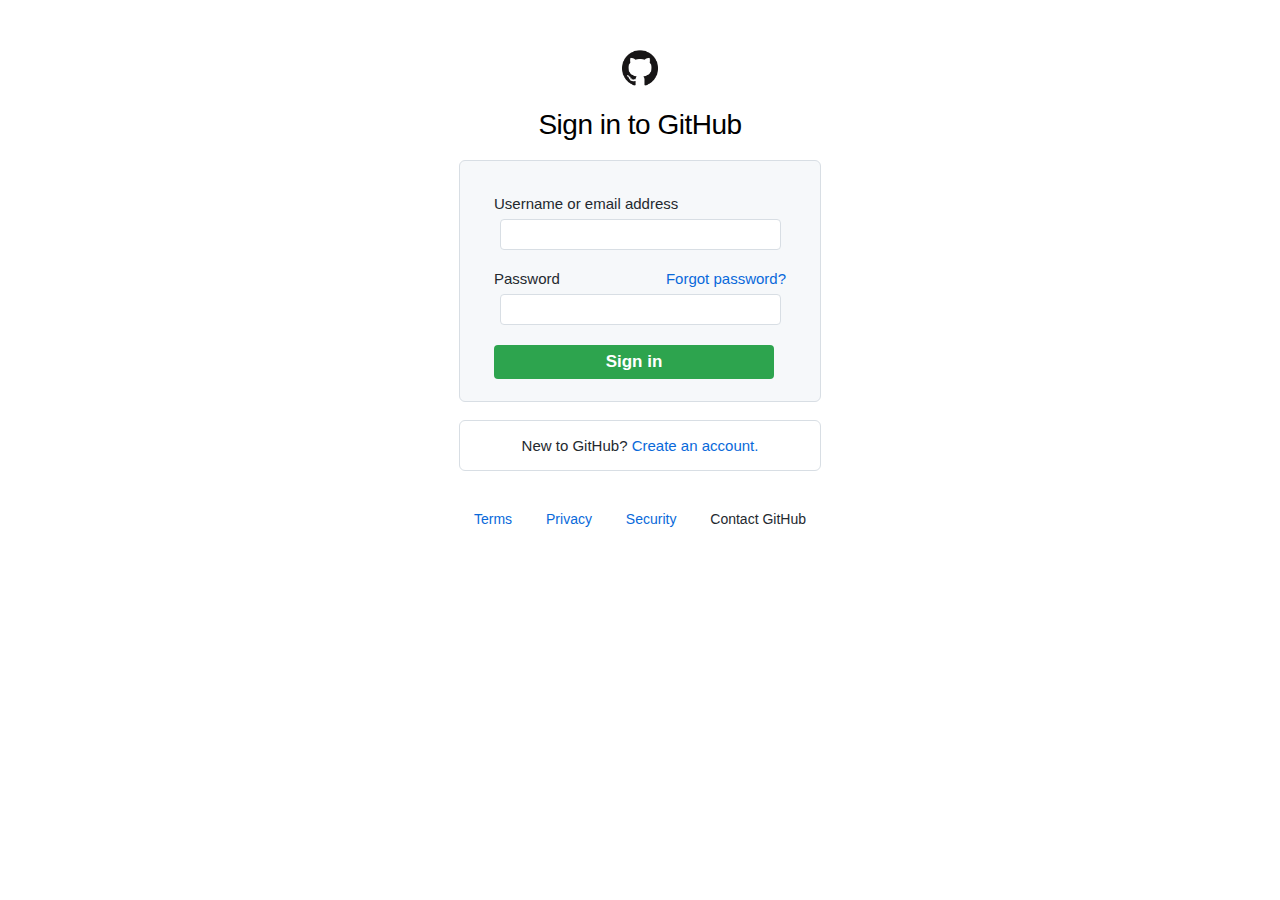
<file: Practice/gitClone/index.html>
<!DOCTYPE html>
<html lang="en">
<head>
    <meta charset="UTF-8">
    <meta http-equiv="X-UA-Compatible" content="IE=edge">
    <meta name="viewport" content="width=device-width, initial-scale=1.0">
    <!-- css -->
    <link rel="stylesheet" href="style.css">

    <title>Document</title>
</head>
<body>
    <div id="container">
        <div class="logo">
            <a href="#"><img src="logo.png" alt="logo" abbr = "github"></a>
        </div>
        <div class="underLogo">
            <p>Sign in to GitHub</p>
        </div>

        <div class="userInput">
            <div class="primary">
                <div class="username">
                    <p>Username or email address</p>
                    <input type="text">
                </div>
                <div class="password">
                    <div class="passwordForgot">
                        <p>Password</p>
                        <a href="#">Forgot password?</a>
                    </div>
                    <input type="password">
                </div>
                <a href="#" class="signIna">
                    <div class="signIn">
                        Sign in
                    </div>
                </a>
            </div>
            <div class="secondary">
                <p>New to GitHub?</p>
                <a href="#">&nbsp;Create an account.</a>
            </div>

            <footer>
                <a href="#">Terms</a>
                <a href="#">Privacy</a>
                <a href="#">Security</a>
                <a href="#" class="contact">Contact GitHub</a>
            </footer>

            <script src="script.js"></script>
        </div>
        
    </div>
</body>
</html>
</file>
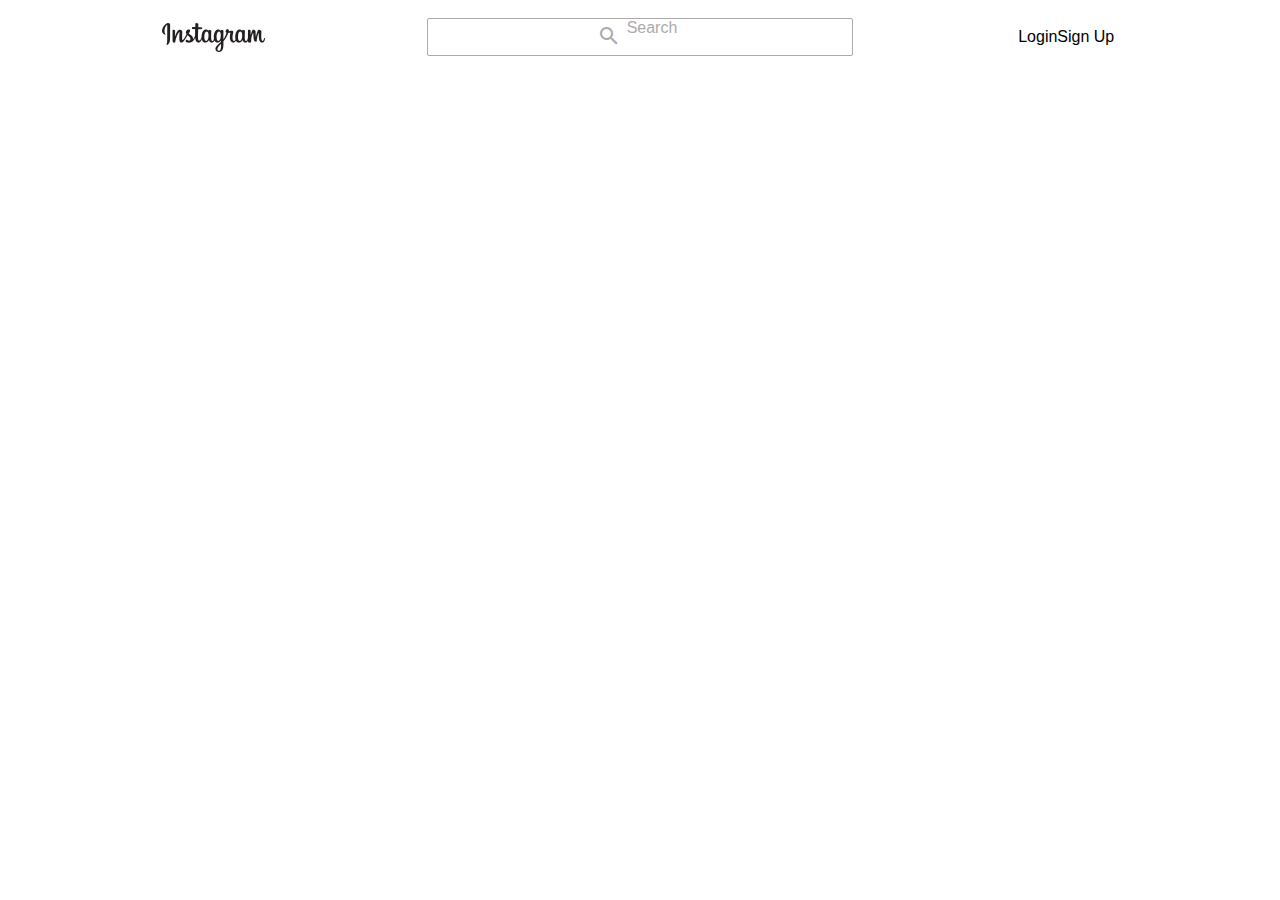
<file: Practice/john (@make_it_simpleeee) • Instagram photos and videos_files/index.html>
<!DOCTYPE html>
<html lang="en">
<head>
    <meta charset="UTF-8">
    <meta http-equiv="X-UA-Compatible" content="IE=edge">
    <meta name="viewport" content="width=device-width, initial-scale=1.0">
    <!-- css -->
    <link rel="stylesheet" href="style.css">
    <!-- icons -->
    <link href="https://fonts.googleapis.com/icon?family=Material+Icons"
      rel="stylesheet">
    <title>make_it_simpleeee</title>
</head>
<body>
    <div id="container">
        <div id="navbar">
            <div class="left-nav">
                <img src="images/logo.png" alt="instagram" abbr="instagram" class="logo">
            </div>
            <div class="middle-nav">
                <span class="material-icons">
                    search
                </span>
                <p>Search</p>
            </div>
            <div class="right-nav">
                <div class="login-btn">Login</div>
                <div class="signup-btn">Sign Up</div>
            </div>
        </div>
    </div>
</body>
</html>
</file>
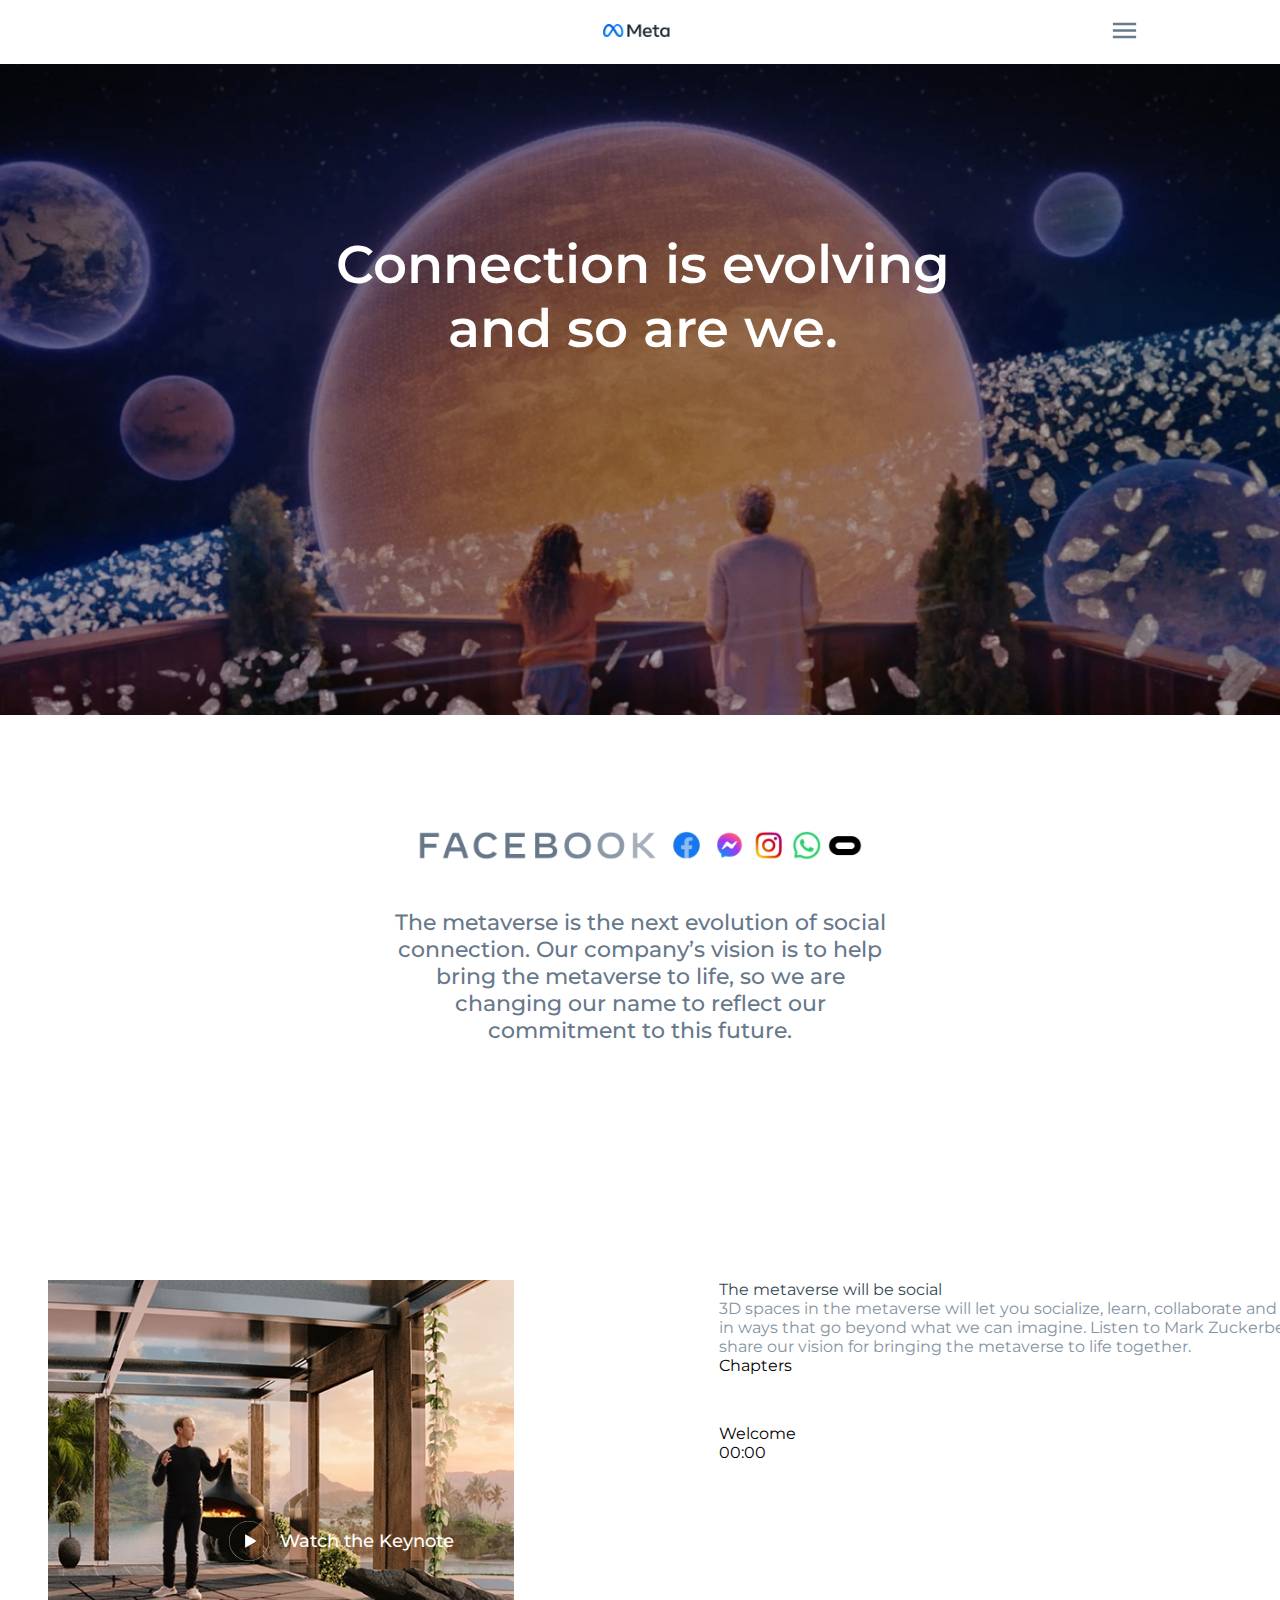
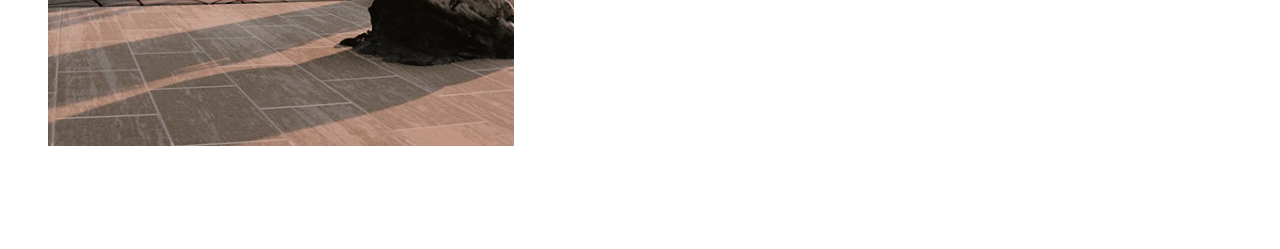
<file: Practice/meta clone/index.html>
<!DOCTYPE html>
<html lang="en">
<head>
    <meta charset="UTF-8">
    <meta http-equiv="X-UA-Compatible" content="IE=edge">
    <meta name="viewport" content="width=device-width, initial-scale=1.0">
    <!-- fonts -->
    <link rel="preconnect" href="https://fonts.googleapis.com">
    <link rel="preconnect" href="https://fonts.gstatic.com" crossorigin>
    <link href="https://fonts.googleapis.com/css2?family=Montserrat:ital,wght@0,100;0,200;0,300;0,400;0,500;0,600;0,700;0,800;0,900;1,100;1,200;1,300;1,400;1,500;1,600;1,700;1,800;1,900&display=swap" rel="stylesheet">
    <!-- css -->
    <link rel="stylesheet" href="./css/style.css">
    <title>meta-clone</title>
</head>
<body>
     <div id="container">
         <!-- nav-bar -->
         <nav>
             <!-- nav-bar-middle -->
             <div id="nav-middle">
                 <img src="images/meta-logo.png" alt="">
             </div>
             <!-- nav-bar-right -->
             <div id="nav-right">
                <img src="icons/menu.svg" alt="">
             </div>
         </nav>
         <!-- hero-section -->
         <div id="hero">
             <p id="hero-p">
                Connection is evolving <br> and so are we.
             </p>
         </div>
         <!-- meta-animation-sec -->
         <div id="after-hero">
            <div class="meta-anim">
                <img src="gif/meta-anim.gif" ></img>
            </div>
            <div class="anim-des">
                <p>The metaverse is the next evolution of social <br> connection. Our company’s vision is to help <br> bring the metaverse to life, so we are <br> changing our name to reflect our <br> commitment to this future.</p>
            </div>
         </div>
     </div>  
     <!-- ceo-section   -->
     <div id="ceo-sec">
         <div id="ceo-left">
            <img src="icons/Group 1.svg">
            <p>Watch the Keynote</p>
         </div>
         <div id="ceo-right">
             <div class="ceo-head-des">
                 <p class="ceo-head">The metaverse will be social</p>
                 <p class="ceo-des">3D spaces in the metaverse will let you socialize, learn, collaborate and play in ways that go beyond what we can imagine. Listen to Mark Zuckerberg share our vision for bringing the metaverse to life together.</p>
             </div>
             <div class="playlist">
                 <p class="ceo-welcome">Chapters</p>
                 <div class="play-1">
                     <img src="icons/Group 1.svg">
                     <p class="play-1-head">Welcome</p>
                     <p class="play-1-des">00:00</p>
                 </div>
             </div>
         </div>
     </div>
</body>
</html>
</file>
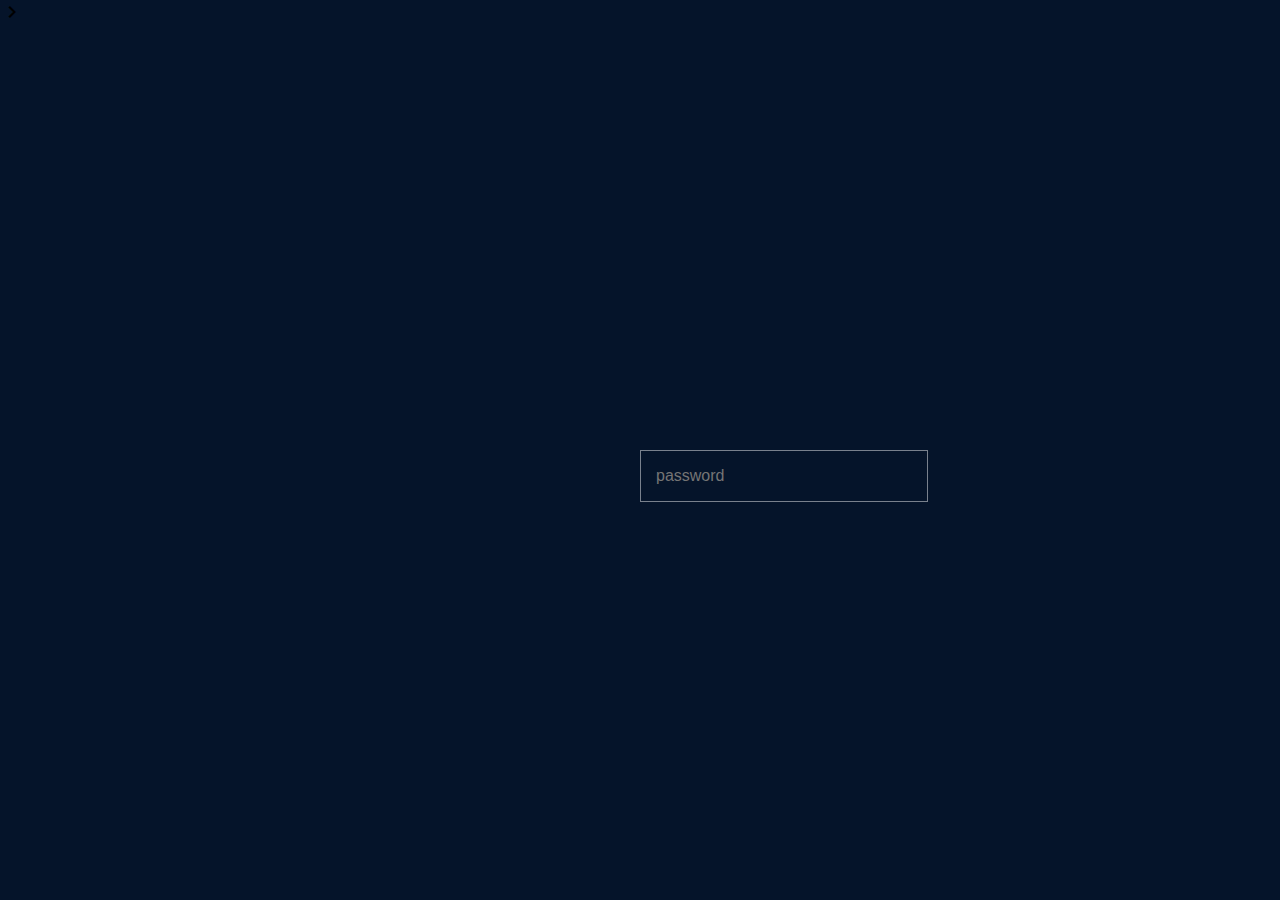
<file: Practice/password-strength/index.html>
<!DOCTYPE html>
<html lang="en">
<head>
    <meta charset="UTF-8">
    <meta http-equiv="X-UA-Compatible" content="IE=edge">
    <meta name="viewport" content="width=device-width, initial-scale=1.0">
    <link href="https://fonts.googleapis.com/icon?family=Material+Icons"
      rel="stylesheet">
      <link rel="stylesheet" href="style.css">
    <title>PASSWORD STRENGTH CHECKER</title>
</head>
<body> 

    <div class="main">
        <input type="password" placeholder="password" class="password">
        <span class="material-icons">
            chevron_right
            </span>
    </div>
    
</body>
</html>
</file>
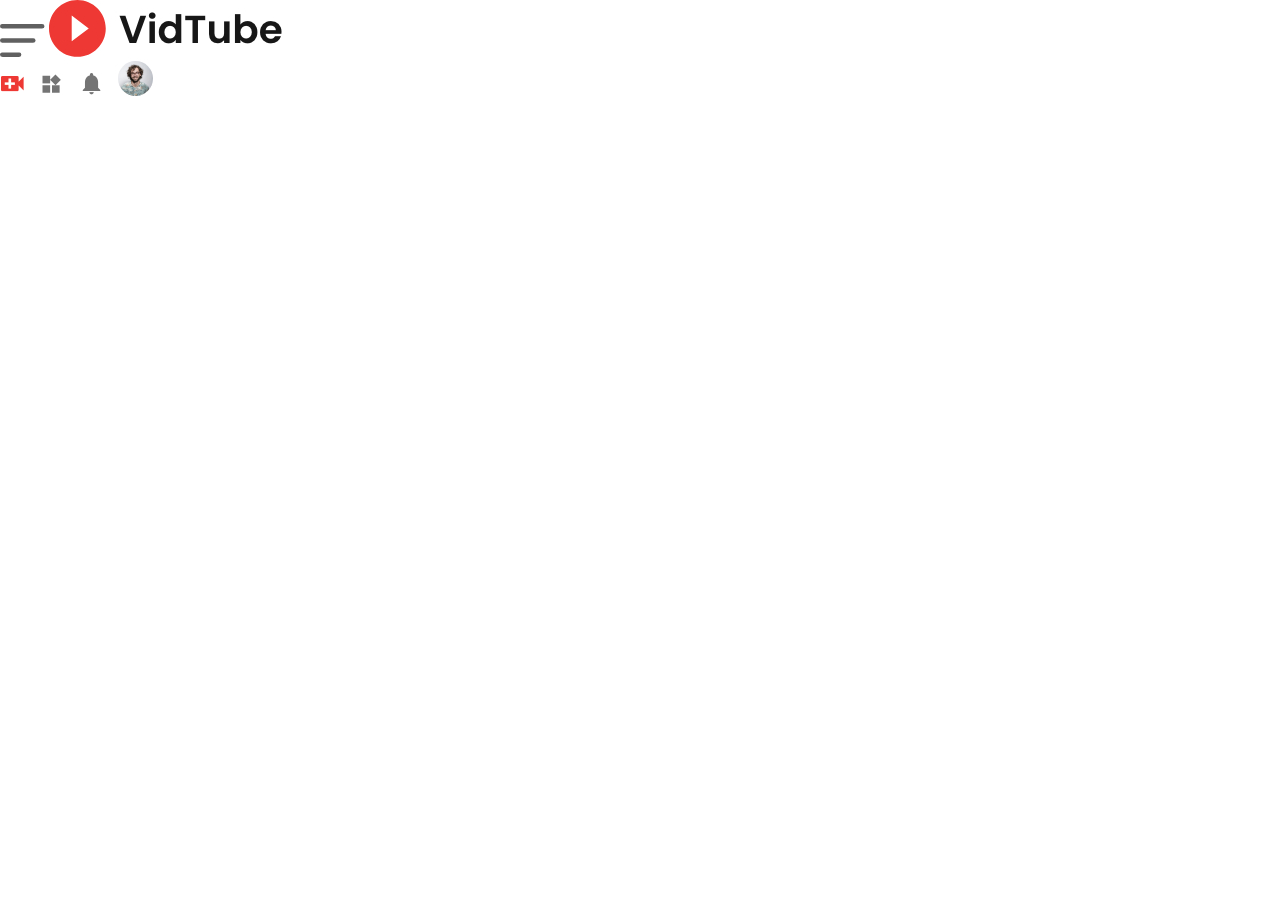
<file: Practice/vidTube/index.html>
<!DOCTYPE html>
<html lang="en">
  <head>
    <meta charset="UTF-8" />
    <meta http-equiv="X-UA-Compatible" content="IE=edge" />
    <meta name="viewport" content="width=device-width, initial-scale=1.0" />
    <link rel="stylesheet" href="style.css" />
    <title>Video Sharing Website - Easy Tutorials Youtube Channel</title>
  </head>
  <body>

    <nav class="flex-div">
        <div class="navbar-left">
            <img src="images/menu.png" alt="Menu">
            <img src="images/logo.png" alt="Logo">
        </div>
        <div class="navbar-middle"></div>
        <div class="navbar-right flex-div">
            <img src="images/upload.png" alt="Upload">
            <img src="images/more.png" alt="More">
            <img src="images/notification.png" alt="Notification">
            <img src="images/Jack.png" alt="Jack" class="jack">
        </div>
    </nav>

  </body>
</html>
</file>
<file: Practice/gitClone/style.css>
*{
    margin: 0;
    box-sizing: border-box;
    font-family: -apple-system, BlinkMacSystemFont, 'Segoe UI', Roboto, Oxygen, Ubuntu, Cantarell, 'Open Sans', 'Helvetica Neue', sans-serif;
}

#container{
    text-align: center;
    padding: 50px 30px;
    height: 120%;
    width: 100%;
    display: flex;
    flex-direction: column;
    justify-content: flex-start;
    align-items: center;
    align-content: center;
}

.underLogo p{
    font-size: 28px;
    font-weight: lighter;
    letter-spacing: -0.5px;
    text-align: center;
    margin: 19px 0px;
}

.logo a img{
    /* display: flex;
    justify-self: center;
    align-self: center; */
    /* text-align: center; */
    width: 30%;
}

.primary, .secondary{
    color: #24292f;
    background-color: #f6f8fa;
    padding: 34px;
    border-radius: 6px;
    border: 1px solid #d8dee4;
    font-size: 15px;
}
.primary{
    margin-bottom: 18px;
    padding-bottom: 6px;
}
.secondary{
    padding: 16px;
    background-color: white;
    display: flex;
    justify-content: center;
}
.secondary a{
    color: #0969da;
    text-decoration: none;
}


.username p{
    width: 200px;
    margin-bottom: 7px;
    font-weight: 400;
    text-align: left;
}

input{
    border: 1px solid #d8dee4;
    padding: 7px 2px;
    border-radius: 4px;
    width: 281px;
    margin: 0px 0px 20px 0px;
}

.passwordForgot{
    display: flex;
    justify-content: space-between;
    margin-bottom: 7px;
}
.passwordForgot a{
    color: #0969da;
    text-decoration: none;
}

.signIn{
    padding: 7px;
    width: 280px;
    background-color: #2da44e;
    border-radius: 4px;
    margin-bottom: 16px;
}

.signIna{
    font-size: 17px;
    color: white;
    font-weight: 600;
    text-decoration: none;
}

footer{
    font-size: 14px;
    margin-top: 40px;
}
footer a{
    text-decoration: none;
    color: #0969da;
    padding: 15px;
}
.contact{
    color: #24292f;
}
</file>
<file: Practice/john (@make_it_simpleeee) • Instagram photos and videos_files/style.css>
*{
    margin: 0;
    font-family: -apple-system, BlinkMacSystemFont, 'Segoe UI', Roboto, Oxygen, Ubuntu, Cantarell, 'Open Sans', 'Helvetica Neue', sans-serif;
    box-sizing: border-box;
}

#navbar{
    padding: 18px 0px;
    display: flex;
    text-align: center;
    align-items: center;
    justify-content: center;
    width: 100%;
    /* align-items: center; */
    /* justify-content: center; */
}

.middle-nav{
    border-radius: 2px;
    width: 288px;
    height: 38px;
    color: #acabab;
    justify-content: center;
    display: flex;
    text-align: center;
    width: 33.3%;
    border: 1px solid #acabab;
   
    /* justify-self: center;
    align-self: center; */
}
.material-icons{
    right: 6px;
    position: relative;
    top: 5px;
    
    text-align: center;
    font-size: 15px;
}

.right-nav{
    justify-content: center;
    display: flex;
    text-align: center;
    width: 33.3%;
  
    

    /* align-items: center; */
}
.left-nav{
    justify-content: center;
    display: flex;
    text-align: center;
    width: 33.3%;
    /* align-items: center; */
}
</file>
<file: Practice/meta clone/css/style.css>
*{
    box-sizing: border-box;
    font-family: Montserrat, sans-serif;
    margin: 0;
}

/* nav-bar */
nav{
    background-color: rgb(255, 255, 255);
    height: 64px;
    display: flex;
    align-content: center;
    justify-content: center;

}
/* nav-bar-middle */
#nav-middle img{
    width: 67px;
    text-align: center;
}
#nav-right img{
    color: #677b8c;
    width: 31px;
    text-align: center;
}
#nav-middle{
    position: relative;
    top: 22px;
    left: 12px;
}
#nav-right{
    position: relative;
    top: 15px;
    right: -451px;
}

/* hero-section */
#hero{
    background-position: center center;
    background-image: url(../images/hero-img.png);
    background-size: cover;
    background-attachment: fixed;
    height: 651px;
    background-repeat: no-repeat;
    overflow: hidden;
    /* width: 1189px; */
}
#hero p{
    text-align: center;
    color: white;
    font-size: 53px;
    font-weight: 580;
    position: relative;
    top: 168px;
    left: 3px;
}

/* logo-animation-sec */
#after-hero{
    display: flex;
    flex-direction: column;
    align-content: center;
    align-items: center;
}
.meta-anim img{
    /* border: 1px solid gold; */
    width: 820px;
    object-fit: cover;
    object-position: 0px -100px;
    height: 190px;
}
.anim-des p{
    text-align: center;
    color: #67788a;
    font-size: 22px;
    font-weight: 500;
}

/* ceo-section-playlist */
#ceo-sec{
    display: flex;
    margin: 48px;
    margin-top: 236px;
}
#ceo-left{
    /* padding-right: 318px; */
    height: 521px;
    background-size: 466px;
    background-image: url(../images/ceo-img.jpg);
    width: 1637px;
    background-repeat: no-repeat;
    display: flex;
    align-items: center;
    justify-content: center;
    color: white;
}

#ceo-left img{
    width: 40px;
    margin-right: 11px;
    
}
#ceo-left p{
    font-size: 18px;
    font-weight: 500;
    color: white;
    width: 176px;
}
.play-1 img{
    width: 45px;
}

#ceo-right{
    position: relative;
    left: 83px;
}
.ceo-head{
    color: #344854;
}
.ceo-des{
    color: #8593a1;
}
</file>
<file: Practice/password-strength/style.css>
* {
  margin: 0;
  padding: 0;
  font-family: -apple-system, BlinkMacSystemFont, "Segoe UI", Roboto, Oxygen,
    Ubuntu, Cantarell, "Open Sans", "Helvetica Neue", sans-serif;
}
html {
  background: rgb(5, 20, 42);
}
.main {
  width: 100%;
  height: 100vh;
  display: flex;
}
input {
  width: 20%;
  height: 20px;
  background-color: transparent;
  color: white;
  border: 1px solid rgba(255, 255, 255, 0.466);
  padding: 15px;
  justify-content: center;
  position: absolute;
  top: 50%;
  left: 50%;
  transform: matrix(-50, -50);
}

::placeholder {
  font-family: -apple-system, BlinkMacSystemFont, "Segoe UI", Roboto, Oxygen,
    Ubuntu, Cantarell, "Open Sans", "Helvetica Neue", sans-serif;
  font-size: 16px;
}
</file>
<file: Practice/vidTube/style.css>
*{
    margin: 0;
    padding: 0;
    font-family: 'poppins', sans-serif;
    box-sizing: border-box;
}
.navbar{
    display: flex;
    align-items: center;
    justify-content:space-between ;
    background-color: #fff;
    box-shadow: 0 0 10px rgba(0, 0, 0, 0.2);
    height: 60px;
}

.navbar-right img{
    width: 25px;
    margin-right: 10px;
}
.jack{
    margin-right: 10px;
    border: 0;
    border-radius: 50%;
    width: 35px !important;
}
</file>
